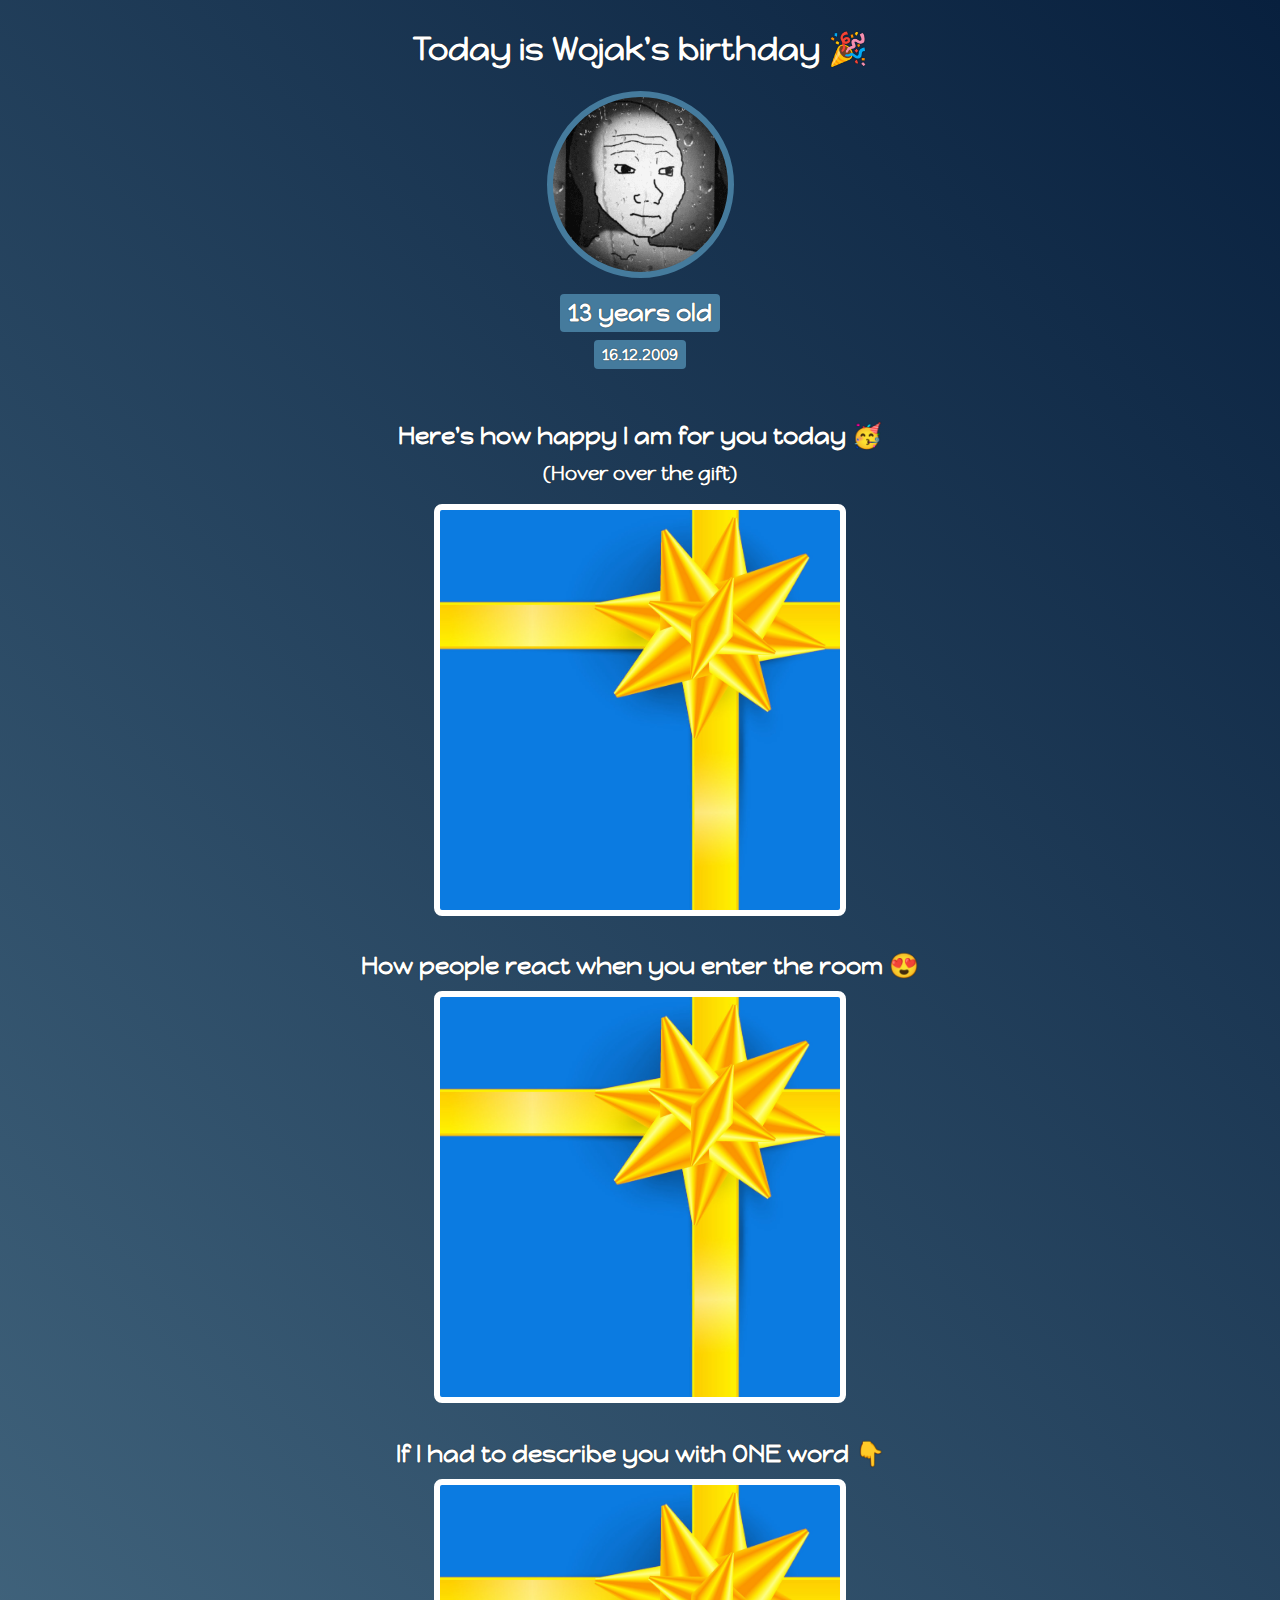
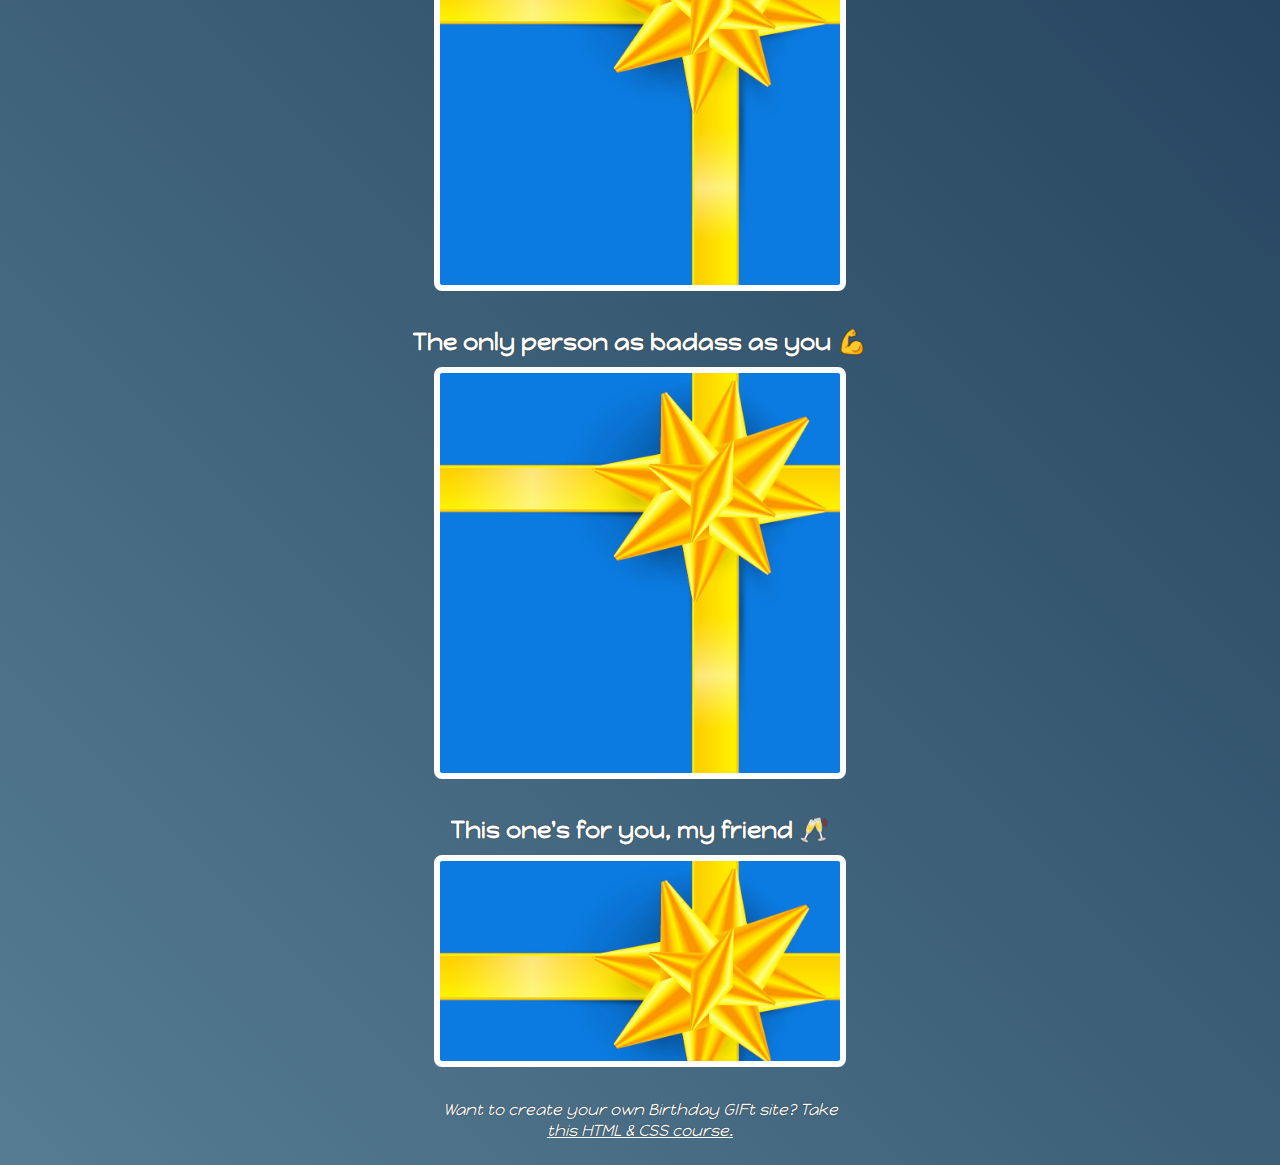
<file: birthday-gift/index.html>
<!doctype html>
<html>
    <head>
        <link rel="stylesheet" href="styles.css">
        <link rel="preconnect" href="https://fonts.googleapis.com">
        <link rel="preconnect" href="https://fonts.gstatic.com" crossorigin>
        <link href="https://fonts.googleapis.com/css2?family=Happy+Monkey&display=swap" rel="stylesheet">
    </head>
    <body>
        <div id="header">
            <h1>Today is Wojak's birthday 🎉</h1>
            <div id="bff-img"></div>
            <h2 id="bday-age">13 years old</h2>
            <h4 id="bday-date">16.12.2009</h4>    
        </div>
        <div class="gift-section">
            <h2 class="gift-title">Here's how happy I am for you today 🥳</h2>
            <h3 class="gift-subtitle">(Hover over the gift)</h3>
            <div class="gift-item" id="gift-happy"></div>

            <h2 class="gift-title">How people react when you enter the room 😍</h2>
            <div class="gift-item" id="gift-hot"></div>

            <h2 class="gift-title">If I had to describe you with ONE word 👇</h2>
            <div class="gift-item" id="gift-awesome"></div>

            <h2 class="gift-title">The only person as badass as you 💪</h2>
            <div class="gift-item" id="gift-badass"></div>

            <h2 class="gift-title">This one's for you, my friend 🥂</h2>
            <div class="gift-item" id="gift-toast"></div>
        </div>
        <div id="footer">
            <p>Want to create your own Birthday GIFt site? Take <a id="course-link" href="https://scrimba.com/learn/htmlandcss" target="_blank">this HTML & CSS course.</a></p>
        </div>
    </body>
</html>
</file>
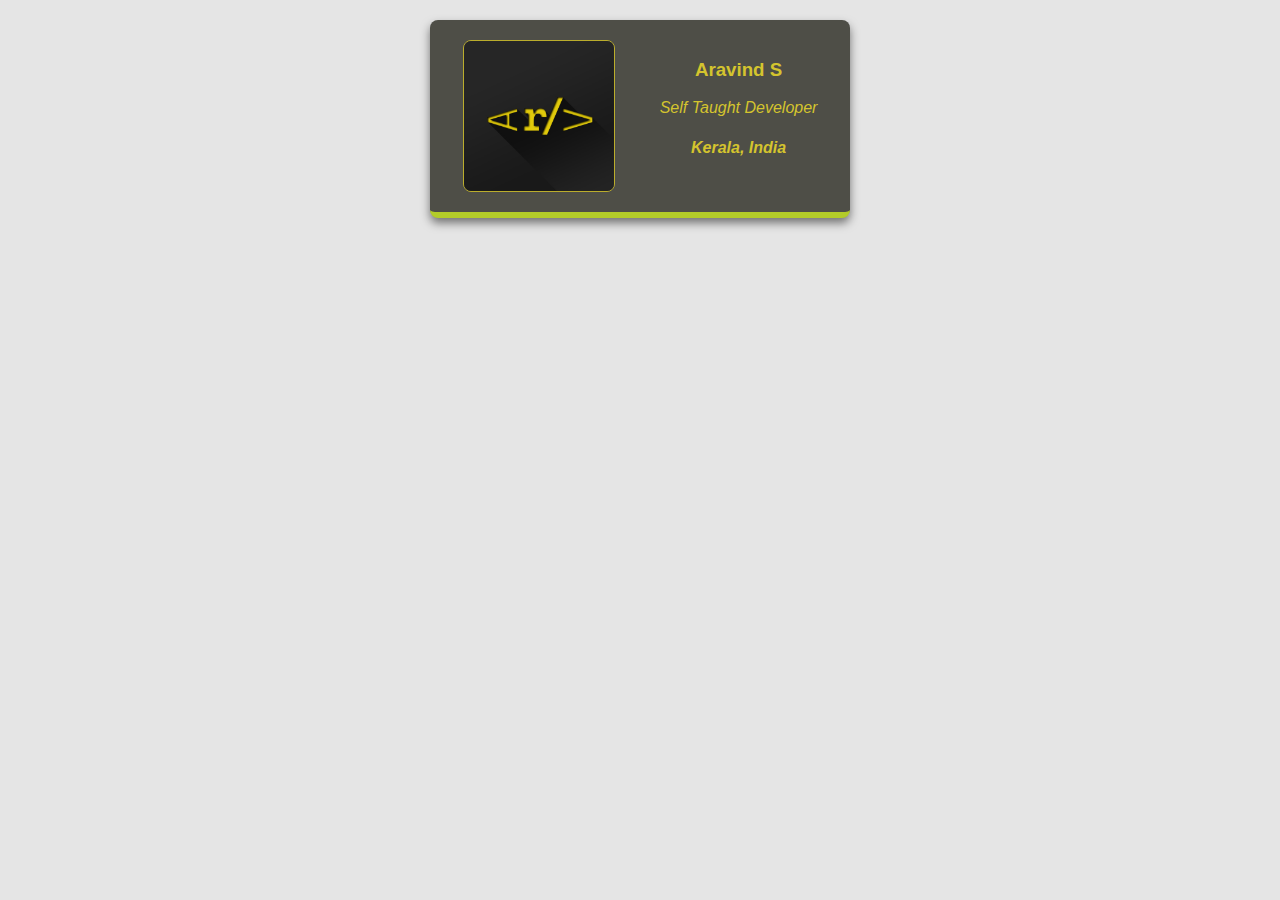
<file: business-card/index.html>
<!doctype html>
<html>
    <head>
        <link rel="stylesheet" href="styles.css">
    </head>
    <body>
        <div class="card">
            <img 
                class="avatar" 
                src="images/arv.jpg" 
                alt="A logo spelling out the letters ARV, with the A and V forming angle brackets around r and a forward slash, resembling the structure of a HTML tag">
            <div class="text-center">
                <h3>Aravind S</h3>
                <i>Self Taught Developer</i>
                <h4><i>Kerala, India</i></h4>
            </div>
        </div>
    </body>
</html>
</file>
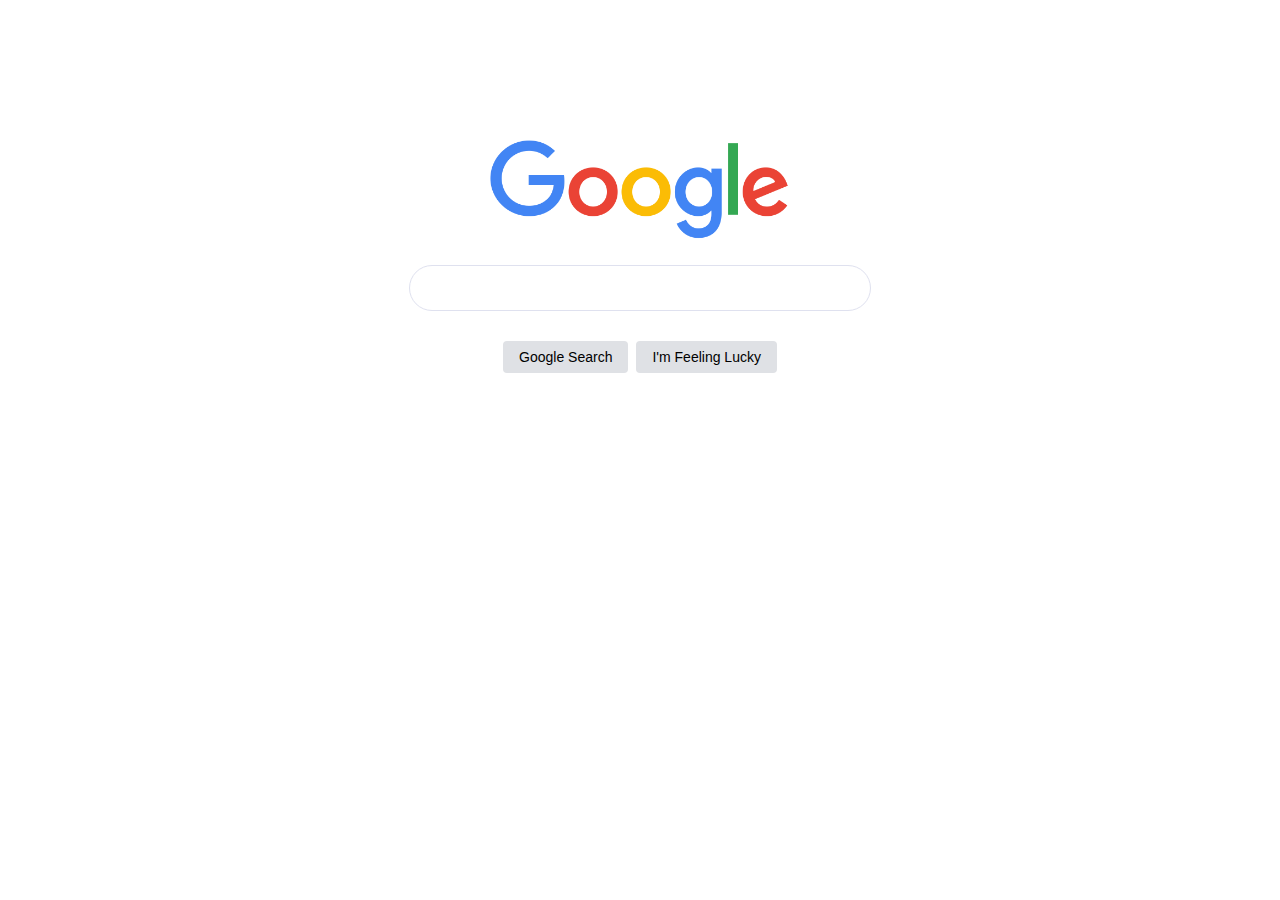
<file: google-clone/index.html>
<!doctype html>
<html>
    <head>
        <link rel="stylesheet" href="styles.css">
    </head>
    <body>
        <div class="main">
            <img src="google.webp" class="google-logo">
            <input type="text" class="search-box">
            <div class="btn-wrapper">
                <button class="btn">Google Search</button>
                <button class="btn">I'm Feeling Lucky</button>
            </div>
        </div>
    </body>
</html>
</file>
<file: birthday-gift/styles.css>
body {
    font-family: 'Happy Monkey', cursive;
    text-align: center;
    color: #ffffff;
    background: linear-gradient(45deg, #557c93, #08203e);
}

#bff-img {
    width: 175px;
    height: 175px;
    background-image: url(images/wojak.gif);
    background-size: contain;
    background-position: center;
    border-radius: 50%;
    border: 6px solid #457b9d;
}

h1, h2, h3, h4, p {
    text-shadow: 0 0 1px black;
}

#bday-age {
    background-color: #457b9d;
    padding: 4px 8px;
    border-radius: 4px;
    margin: 16px 0 8px 0;
}

#bday-date {
    background-color: #457b9d;
    padding: 4px 8px;
    border-radius: 4px;
    margin: 0px;
}

#header {
    display: flex;
    flex-direction: column;
    align-items: center;
}

.gift-section {
    margin-top: 32px;
    display: flex;
    flex-direction: column;
    align-items: center;
}

.gift-title {
    margin-bottom: 10px;
}

.gift-subtitle {
    margin-top: 0;
}

.gift-item {
    width: 400px;
    height: 400px;
    border: 6px solid white;
    border-radius: 8px;
    margin-bottom: 16px;
    background-image: url(images/gift-cover.jpg);
    background-size: cover;
}

#gift-happy:hover {
    background-image: url(https://media.giphy.com/media/5GoVLqeAOo6PK/giphy.gif);
    background-position: center;
}

#gift-hot:hover {
    background-image: url(https://tenor.com/view/famous-paparazzi-court-popular-camera-gif-15205430.gif);
    background-position: center;
}

#gift-awesome:hover {
    background-image: url(https://media.giphy.com/media/d2Z9QYzA2aidiWn6/giphy.gif);
    background-position: center;
}

#gift-badass:hover {
    background-image: url(https://media.tenor.com/B_qG3L3fpc8AAAAC/pepe.gif);
    background-position: center;
}

#gift-toast {
    height: 200px;
}

#gift-toast:hover {
    background-image: url(https://media.giphy.com/media/uba6y6W8oi7V6IGFQj/giphy.gif);
    background-position: center;
}

#footer {
    width: 400px;
    font-style: italic;
    margin: 16px auto 24px auto;
}

#course-link {
    color: white;
}
</file>
<file: business-card/styles.css>
body {
    margin: 20px;
    font-family: 'Trebuchet MS', 'Lucida Sans Unicode', 'Lucida Grande', 'Lucida Sans', Arial, sans-serif;
    background-color: #e5e5e5;
}

.avatar {
    width: 150px;
    border-radius: 8px;
    border: 1px solid #bbad2c;
}

.card {
    padding: 20px 10px;
    display: flex;
    justify-content: space-around;
    width: 400px;
    margin: 0 auto;
    color: #d4c42e;
    background-color: #4e4e47;
    border-bottom: 6px solid #b3cc29;
    border-radius: 8px;
    box-shadow: 0 5px 10px rgba(0,0,0,0.5);
    transition: all 0.5s ease-in-out;
}

.card:hover {
    box-shadow: 0 5px 20px rgba(0,0,0,0.5);
    transform: translateY(-2px);
}

.dotted-blue {
    border: 1px dotted blue;
}

.text-center {
    text-align: center;
}
</file>
<file: google-clone/styles.css>
* {
    margin: 0;
}

.main {
    margin-top: 140px;
}

.google-logo {
    display: block;
    margin-left: auto;
    margin-right: auto;
    width: 300px;
}

.search-box {
    display: block;
    width: 400px;
    margin-right: auto;
    margin-left: auto;
    margin-top: 24px;
    line-height: 24px;
    padding: 10px 30px;
    border: 1px solid #dfe1ef;
    border-radius: 24px;
}

.btn-wrapper {
    display: flex;
    justify-content: center;
}

.btn {
    margin-top: 30px;
    margin-right: 4px;
    margin-left: 4px;
    border: none;
    background: #dfe1e5;
    font-size: 14px;
    padding: 8px 16px;
    border-radius: 4px;
    cursor: pointer;
}
</file>
